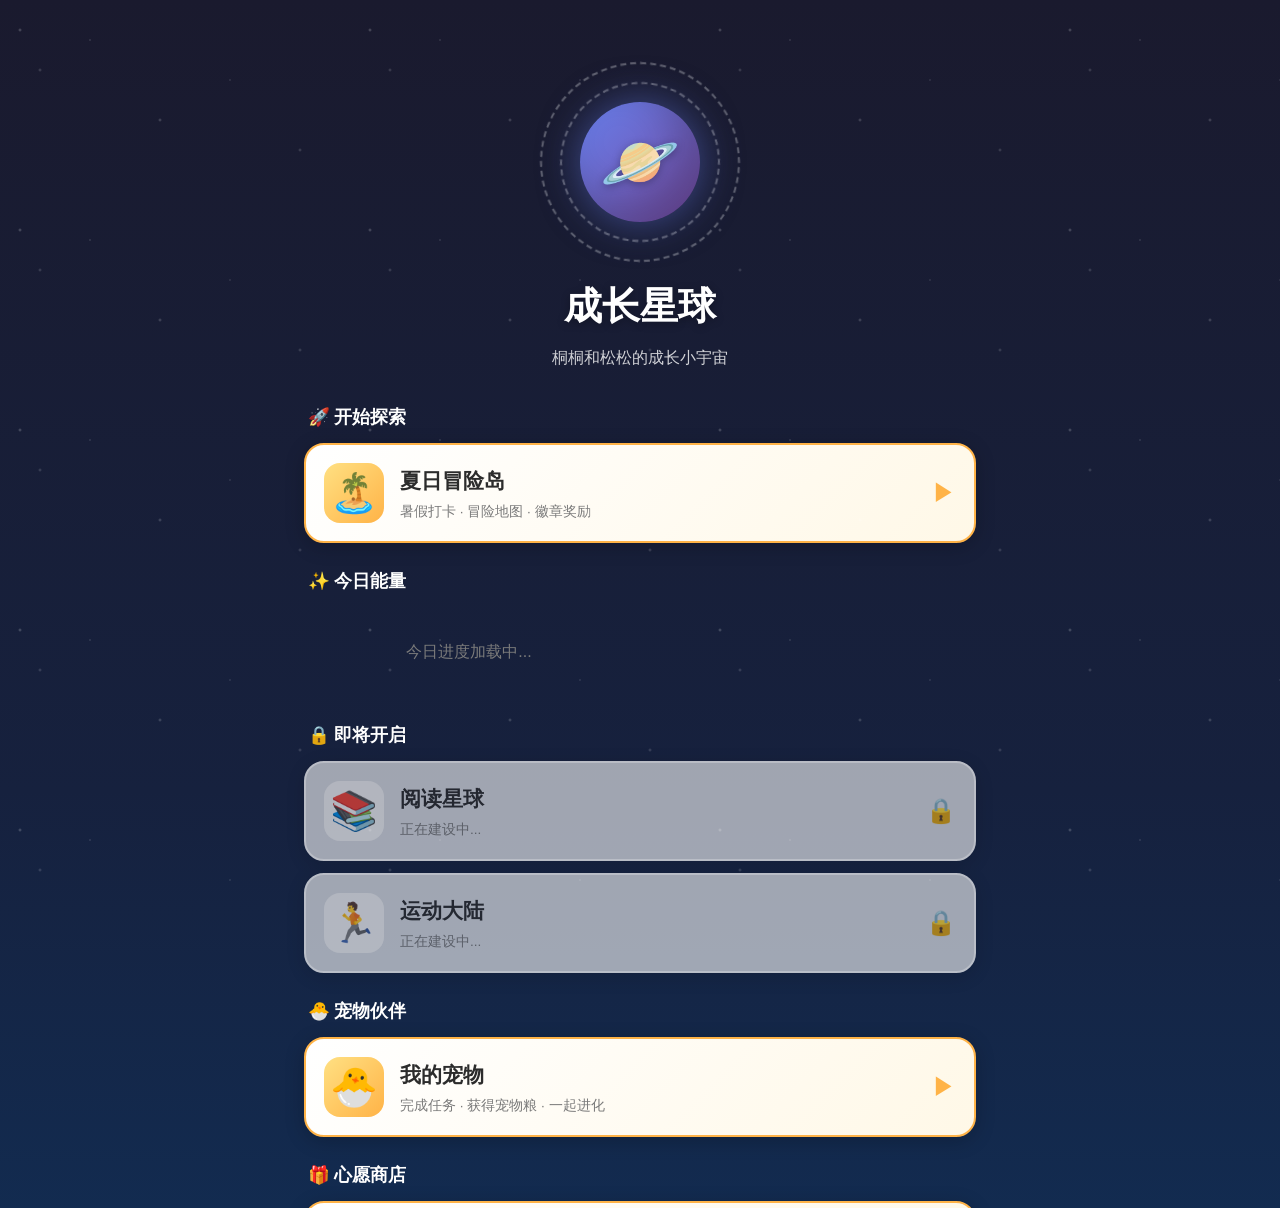
<file: index.html>
<!DOCTYPE html>
<html lang="zh-CN">
<head>
  <meta charset="UTF-8">
  <meta http-equiv="refresh" content="0; url=./summer-checkin/">
  <title>family-growth</title>
</head>
<body>
  <p>正在跳转到 <a href="./summer-checkin/">暑假冒险岛打卡工具</a>...</p>
</body>
</html>
</file>
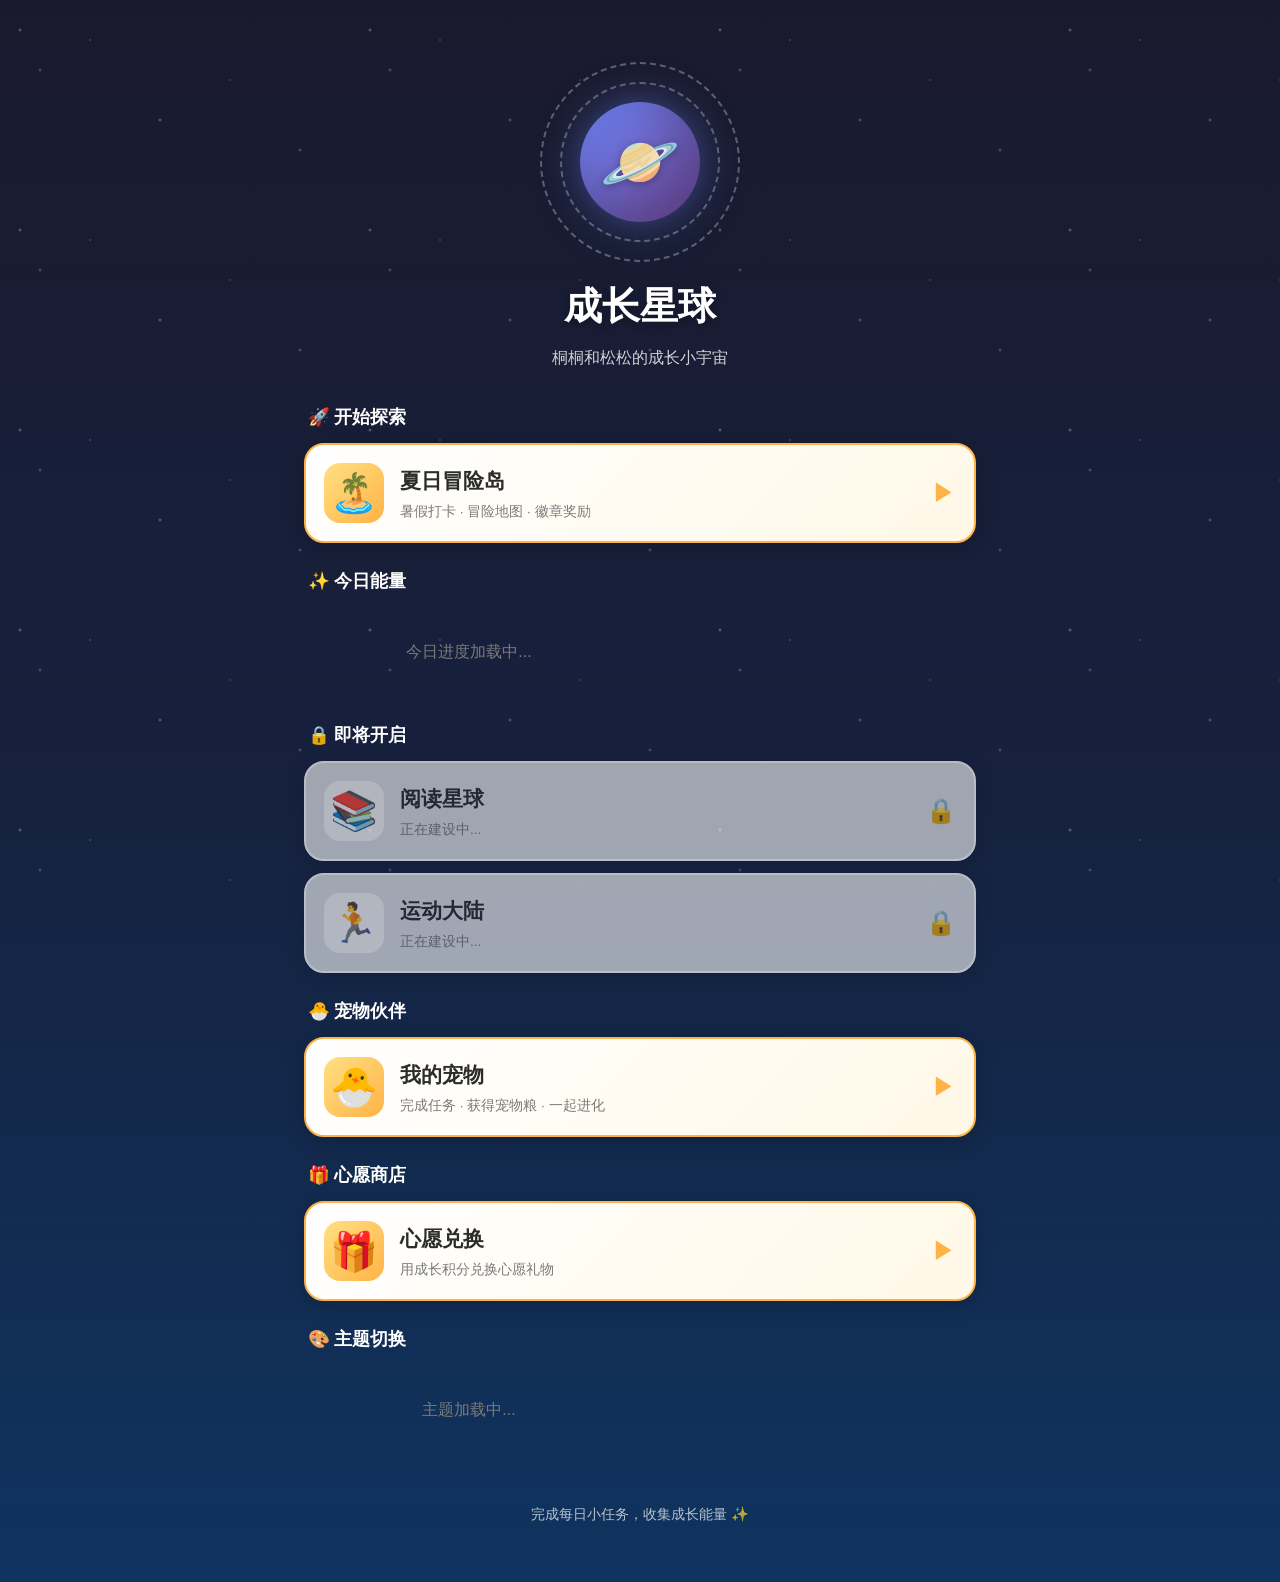
<file: summer-checkin/index.html>
<!DOCTYPE html>
<html lang="zh-CN">
<head>
  <meta charset="UTF-8">
  <meta name="viewport" content="width=device-width, initial-scale=1.0, maximum-scale=1.0, user-scalable=no">
  <meta name="theme-color" content="#6B5B95">
  <title>成长星球</title>
  <script>
    (function() {
      const theme = localStorage.getItem('growthPlanetTheme') || 'theme-default';
      document.documentElement.className = theme;
    })();
  </script>
  <link rel="manifest" href="manifest.json">
  <link rel="stylesheet" href="css/base.css">
  <link rel="stylesheet" href="css/components.css">
  <link rel="stylesheet" href="css/themes.css">
  <link rel="stylesheet" href="css/portal.css">
  <link rel="stylesheet" href="css/theme-switcher.css">
  <link rel="apple-touch-icon" href="assets/icons/icon-192x192.png">
</head>
<body class="portal-page">
  <div class="stars"></div>
  <div class="app-container">
    <div class="portal-hero">
      <div class="planet-ring">
        <div class="planet">
          <span class="planet-emoji">🪐</span>
        </div>
        <div class="orbit orbit-1"></div>
        <div class="orbit orbit-2"></div>
      </div>
      <h1 class="portal-title">成长星球</h1>
      <p class="portal-subtitle">桐桐和松松的成长小宇宙</p>
    </div>

    <div class="portal-section">
      <h2 class="portal-section-title">🚀 开始探索</h2>
      <a href="island.html" class="module-card active">
        <div class="module-icon">🏝️</div>
        <div class="module-info">
          <div class="module-name">夏日冒险岛</div>
          <div class="module-desc">暑假打卡 · 冒险地图 · 徽章奖励</div>
        </div>
        <div class="module-arrow">▶</div>
      </a>
    </div>

    <div class="portal-section" id="today-snapshot">
      <h2 class="portal-section-title">✨ 今日能量</h2>
      <div class="snapshot-grid">
        <div class="empty-state" style="padding: 16px;">
          <p>今日进度加载中...</p>
        </div>
      </div>
    </div>

    <div class="portal-section">
      <h2 class="portal-section-title">🔒 即将开启</h2>
      <div class="module-card locked">
        <div class="module-icon">📚</div>
        <div class="module-info">
          <div class="module-name">阅读星球</div>
          <div class="module-desc">正在建设中...</div>
        </div>
        <div class="module-lock">🔒</div>
      </div>
      <div class="module-card locked">
        <div class="module-icon">🏃</div>
        <div class="module-info">
          <div class="module-name">运动大陆</div>
          <div class="module-desc">正在建设中...</div>
        </div>
        <div class="module-lock">🔒</div>
      </div>
    </div>

    <div class="portal-section">
      <h2 class="portal-section-title">🐣 宠物伙伴</h2>
      <a href="pet.html" class="module-card active">
        <div class="module-icon">🐣</div>
        <div class="module-info">
          <div class="module-name">我的宠物</div>
          <div class="module-desc">完成任务 · 获得宠物粮 · 一起进化</div>
        </div>
        <div class="module-arrow">▶</div>
      </a>
    </div>

    <div class="portal-section">
      <h2 class="portal-section-title">🎁 心愿商店</h2>
      <a href="rewards.html" class="module-card active">
        <div class="module-icon">🎁</div>
        <div class="module-info">
          <div class="module-name">心愿兑换</div>
          <div class="module-desc">用成长积分兑换心愿礼物</div>
        </div>
        <div class="module-arrow">▶</div>
      </a>
    </div>

    <div class="portal-section theme-section">
      <h2 class="portal-section-title">🎨 主题切换</h2>
      <div id="theme-selector" class="theme-selector">
        <div class="empty-state" style="padding: 16px;">
          <p>主题加载中...</p>
        </div>
      </div>
    </div>

    <div class="portal-footer">
      <p>完成每日小任务，收集成长能量 ✨</p>
    </div>
  </div>

  <script src="js/data.js"></script>
  <script src="js/storage.js"></script>
  <script src="js/app.js"></script>
</body>
</html>
</file>
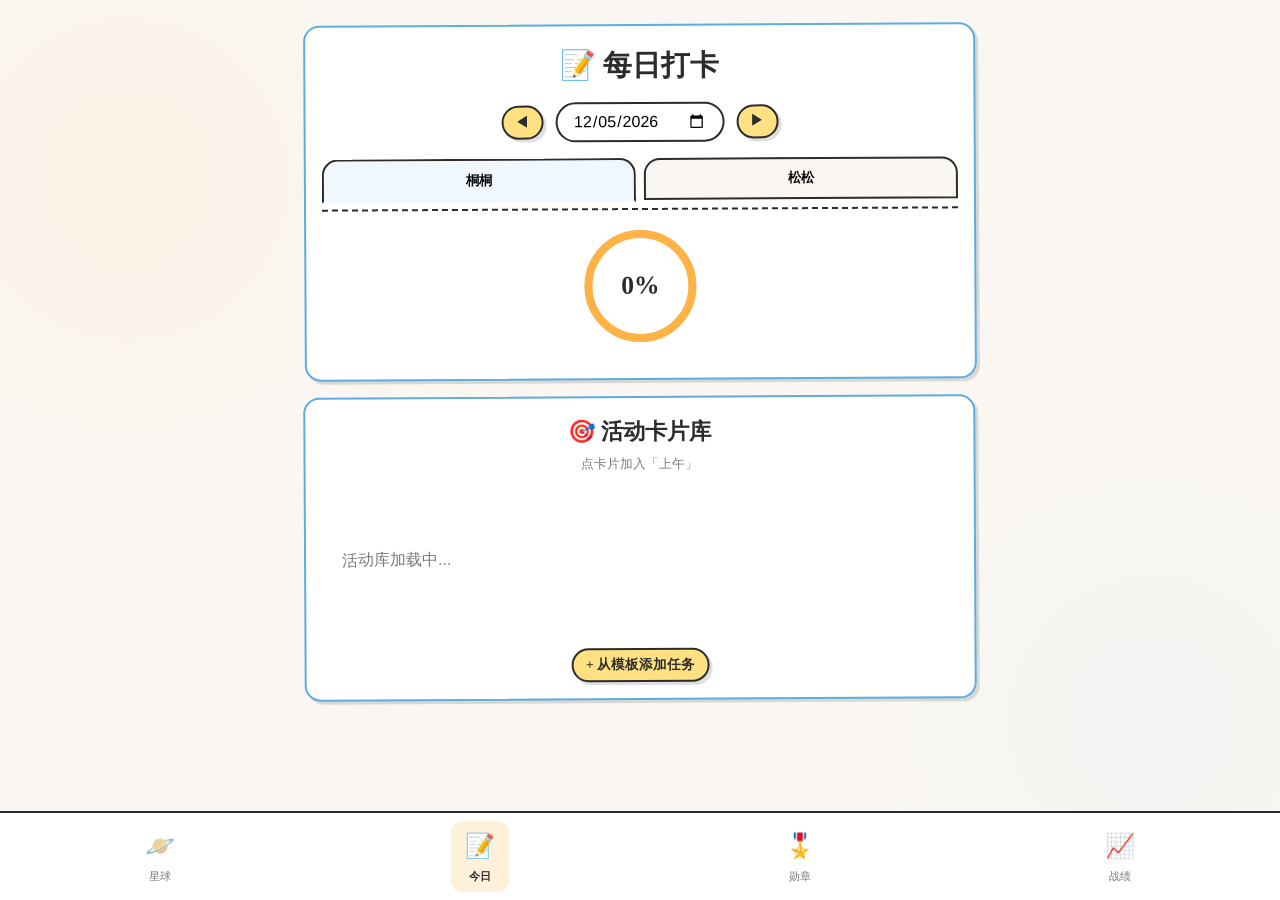
<file: summer-checkin/checkin.html>
<!DOCTYPE html>
<html lang="zh-CN">
<head>
  <meta charset="UTF-8">
  <meta name="viewport" content="width=device-width, initial-scale=1.0, maximum-scale=1.0, user-scalable=no">
  <meta name="theme-color" content="#FFB347">
  <title>每日打卡 · 成长星球</title>
  <script>
    (function() {
      const theme = localStorage.getItem('growthPlanetTheme') || 'theme-default';
      document.documentElement.className = theme;
    })();
  </script>
  <link rel="manifest" href="manifest.json">
  <link rel="stylesheet" href="css/base.css">
  <link rel="stylesheet" href="css/components.css">
  <link rel="stylesheet" href="css/themes.css">
  <link rel="stylesheet" href="css/theme-switcher.css">
  <link rel="apple-touch-icon" href="assets/icons/icon-192x192.png">
</head>
<body class="theme-tongtong">
  <div class="app-container page-content">
    <div class="paper-card">
      <h1 class="text-center">📝 每日打卡</h1>

      <div class="date-picker">
        <button class="btn btn-small" id="prev-date">◀</button>
        <input type="date" id="checkin-date">
        <button class="btn btn-small" id="next-date">▶</button>
      </div>

      <div class="tabs">
        <button class="tab active" data-child="tongtong">桐桐</button>
        <button class="tab" data-child="songsong">松松</button>
      </div>

      <div class="progress-ring">
        <svg width="120" height="120">
          <circle class="progress-ring-bg" cx="60" cy="60" r="52"></circle>
          <circle class="progress-ring-fill" cx="60" cy="60" r="52"></circle>
        </svg>
        <div class="progress-text">0%</div>
      </div>
    </div>

    <div id="plan-container">
      <!-- 时段计划卡片由 JS 渲染 -->
    </div>

    <div class="paper-card activity-library-card">
      <div class="section-header">
        <h2 class="text-center">🎯 活动卡片库</h2>
        <p class="text-center hint">
          点卡片加入「<span id="selected-period-label">上午</span>」
        </p>
      </div>
      <div id="activity-library" class="activity-library">
        <div class="empty-state">
          <p>活动库加载中...</p>
        </div>
      </div>
      <div class="text-center mt-2">
        <button type="button" class="btn btn-small" id="open-template">+ 从模板添加任务</button>
      </div>
    </div>
  </div>

  <div id="guess-modal" class="modal-overlay hidden">
    <div class="modal-content">
      <h3 class="guess-modal-title">你觉得要多久？</h3>
      <p class="guess-modal-subtitle">先猜一猜，做完再看准不准</p>
      <div class="time-presets"></div>
      <input type="number" id="guess-minutes-input" class="modal-input" placeholder="自定义分钟数" min="0">
      <div class="modal-actions">
        <button type="button" class="btn" id="cancel-guess">取消</button>
        <button type="button" class="btn btn-primary" id="confirm-guess">确定</button>
      </div>
    </div>
  </div>

  <div id="time-modal" class="modal-overlay hidden">
    <div class="modal-content">
      <h3 class="time-modal-title">实际用了多久？</h3>
      <p class="time-modal-estimate"></p>
      <div class="time-presets"></div>
      <input type="number" id="actual-minutes-input" class="modal-input" placeholder="自定义分钟数" min="0">
      <div class="modal-actions">
        <button type="button" class="btn" id="uncomplete-task">取消完成</button>
        <button type="button" class="btn" id="cancel-time">取消</button>
        <button type="button" class="btn btn-secondary" id="skip-time">按预估</button>
        <button type="button" class="btn btn-primary" id="confirm-time">完成打卡</button>
      </div>
    </div>
  </div>

  <div id="template-modal" class="modal-overlay hidden">
    <div class="modal-content">
      <h3 class="text-center">从模板添加任务</h3>
      <p class="text-center" style="font-size: 0.8rem; color: var(--muted-color);">选一个分类，点击任务加入当前孩子的任务库</p>
      <div id="template-categories" class="template-categories"></div>
      <div id="template-items" class="template-items"></div>
      <div class="modal-actions">
        <button type="button" class="btn" id="close-template">关闭</button>
      </div>
    </div>
  </div>

  <nav class="nav-bar">
    <a href="index.html">
      <span class="nav-icon">🪐</span>
      <span>星球</span>
    </a>
    <a href="checkin.html" class="active">
      <span class="nav-icon">📝</span>
      <span>今日</span>
    </a>
    <a href="badges.html">
      <span class="nav-icon">🎖️</span>
      <span>勋章</span>
    </a>
    <a href="stats.html">
      <span class="nav-icon">📈</span>
      <span>战绩</span>
    </a>
  </nav>

  <script src="js/data.js"></script>
  <script src="js/storage.js"></script>
  <script src="js/app.js"></script>
  <script src="js/checkin.js"></script>
  <script>
    document.addEventListener('DOMContentLoaded', () => {
      const urlParams = new URLSearchParams(window.location.search);
      const childFromUrl = urlParams.get('child');
      const dateInput = document.getElementById('checkin-date');

      document.querySelectorAll('.tab').forEach((tab) => {
        tab.classList.remove('active');
        if (tab.dataset.child === (childFromUrl || 'tongtong')) {
          tab.classList.add('active');
        }
      });

      dateInput.value = getToday();

      document.getElementById('prev-date').addEventListener('click', () => {
        const d = new Date(dateInput.value);
        d.setDate(d.getDate() - 1);
        dateInput.value = formatDate(d);
        dateInput.dispatchEvent(new Event('change'));
      });

      document.getElementById('next-date').addEventListener('click', () => {
        const d = new Date(dateInput.value);
        d.setDate(d.getDate() + 1);
        dateInput.value = formatDate(d);
        dateInput.dispatchEvent(new Event('change'));
      });

      renderCheckinPage();

      document.getElementById('confirm-guess').addEventListener('click', confirmGuessModal);
      document.getElementById('cancel-guess').addEventListener('click', closeGuessModal);
      document.getElementById('confirm-time').addEventListener('click', confirmTimeModal);
      document.getElementById('skip-time').addEventListener('click', skipTimeModal);
      document.getElementById('cancel-time').addEventListener('click', closeTimeModal);
      document.getElementById('uncomplete-task').addEventListener('click', uncompleteTask);
      document.getElementById('open-template').addEventListener('click', openTemplateModal);
      document.getElementById('close-template').addEventListener('click', closeTemplateModal);
    });
  </script>
</body>
</html>
</file>
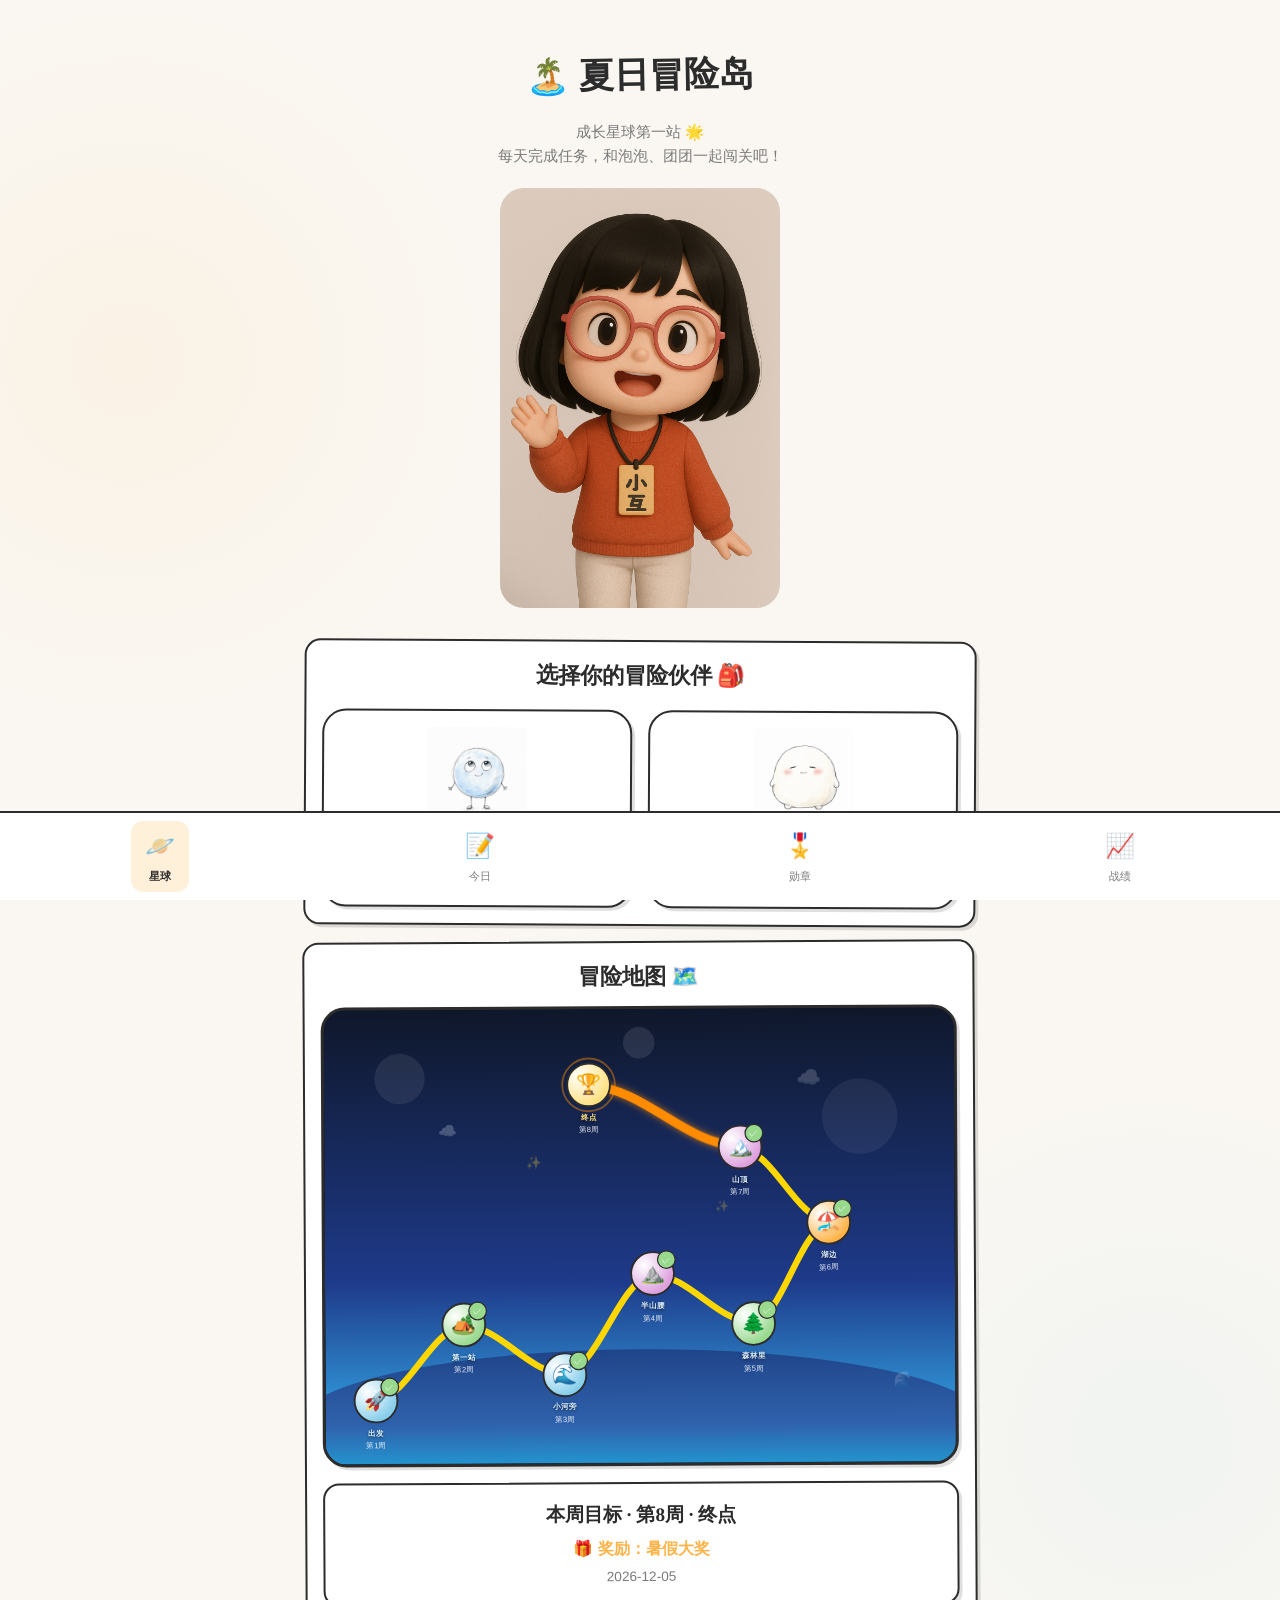
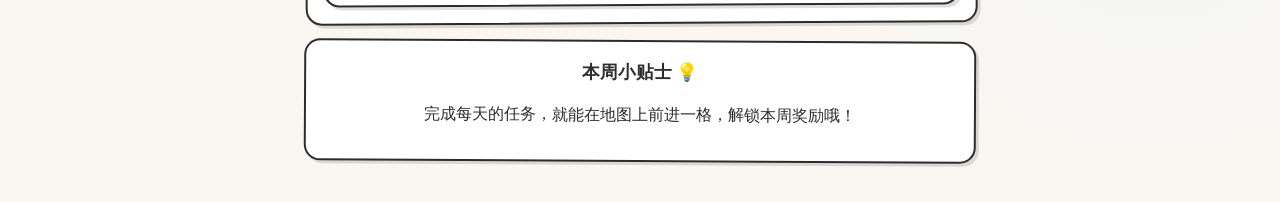
<file: summer-checkin/island.html>
<!DOCTYPE html>
<html lang="zh-CN">
<head>
  <meta charset="UTF-8">
  <meta name="viewport" content="width=device-width, initial-scale=1.0, maximum-scale=1.0, user-scalable=no">
  <meta name="theme-color" content="#FFB347">
  <title>夏日冒险岛 · 成长星球</title>
  <script>
    (function() {
      const theme = localStorage.getItem('growthPlanetTheme') || 'theme-default';
      document.documentElement.className = theme;
    })();
  </script>
  <link rel="manifest" href="manifest.json">
  <link rel="stylesheet" href="css/base.css">
  <link rel="stylesheet" href="css/components.css">
  <link rel="stylesheet" href="css/themes.css">
  <link rel="stylesheet" href="css/map.css">
  <link rel="stylesheet" href="css/theme-switcher.css">
  <link rel="apple-touch-icon" href="assets/icons/icon-192x192.png">
</head>
<body>
  <div class="app-container">
    <div class="hero">
      <h1 class="hero-title">🏝️ 夏日冒险岛</h1>
      <p class="hero-subtitle">成长星球第一站 🌟<br>每天完成任务，和泡泡、团团一起闯关吧！</p>
      <img src="assets/characters/hero.png" alt="夏日冒险岛" class="hero-image" onerror="this.style.display='none'">
    </div>

    <div class="paper-card">
      <h2 class="text-center">选择你的冒险伙伴 🎒</h2>
      <div class="character-select">
        <a href="checkin.html?child=tongtong" class="character-card theme-tongtong">
          <img src="assets/characters/tongtong-bubble.png" alt="桐桐=泡泡">
          <span class="name">桐桐</span>
          <span class="role">泡泡 · 10岁 · 四升五</span>
        </a>
        <a href="checkin.html?child=songsong" class="character-card theme-songsong">
          <img src="assets/characters/songsong-tuantuan.png" alt="松松=团团">
          <span class="name">松松</span>
          <span class="role">团团 · 4岁 · 幼儿园</span>
        </a>
      </div>
    </div>

    <div class="paper-card">
      <h2 class="text-center">冒险地图 🗺️</h2>
      <div id="map-container" class="map-container">
        <div class="empty-state">
          <p>地图加载中...</p>
        </div>
      </div>
      <div id="map-info" class="mt-2 text-center"></div>
    </div>

    <div class="paper-card text-center">
      <h3>本周小贴士 💡</h3>
      <p id="weekly-tip">完成每天的任务，就能在地图上前进一格，解锁本周奖励哦！</p>
    </div>
  </div>

  <nav class="nav-bar">
    <a href="index.html" class="active">
      <span class="nav-icon">🪐</span>
      <span>星球</span>
    </a>
    <a href="checkin.html">
      <span class="nav-icon">📝</span>
      <span>今日</span>
    </a>
    <a href="badges.html">
      <span class="nav-icon">🎖️</span>
      <span>勋章</span>
    </a>
    <a href="stats.html">
      <span class="nav-icon">📈</span>
      <span>战绩</span>
    </a>
  </nav>

  <script src="js/data.js"></script>
  <script src="js/storage.js"></script>
  <script src="js/app.js"></script>
  <script src="js/map.js"></script>
  <script>
    document.addEventListener('DOMContentLoaded', () => {
      renderMapPage();
    });
  </script>
</body>
</html>
</file>
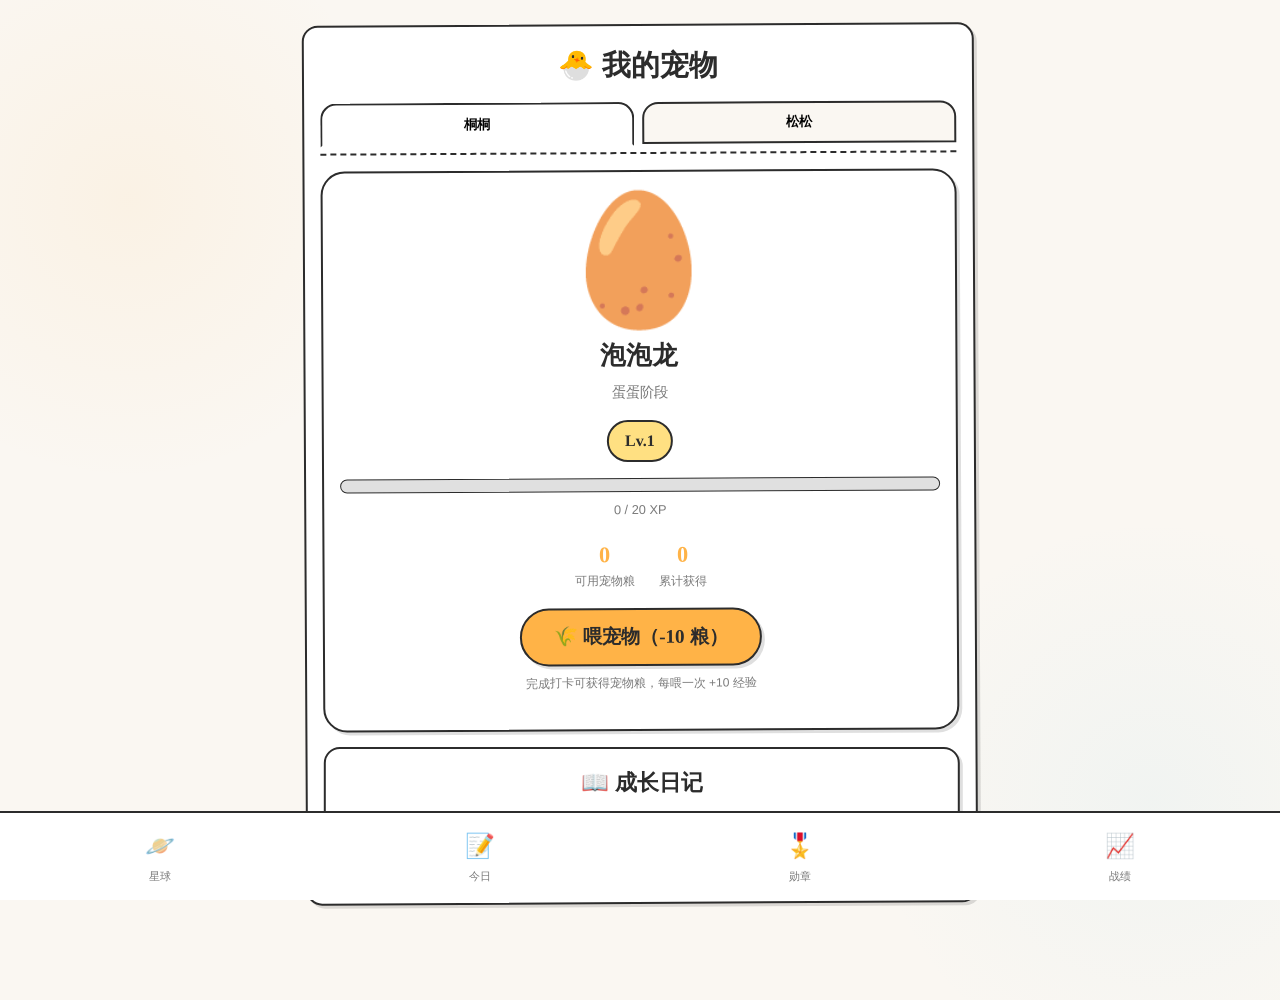
<file: summer-checkin/pet.html>
<!DOCTYPE html>
<html lang="zh-CN">
<head>
  <meta charset="UTF-8">
  <meta name="viewport" content="width=device-width, initial-scale=1.0, maximum-scale=1.0, user-scalable=no">
  <meta name="theme-color" content="#6B5B95">
  <title>我的宠物 · 成长星球</title>
  <script>
    (function() {
      const theme = localStorage.getItem('growthPlanetTheme') || 'theme-default';
      document.documentElement.className = theme;
    })();
  </script>
  <link rel="manifest" href="manifest.json">
  <link rel="stylesheet" href="css/base.css">
  <link rel="stylesheet" href="css/components.css">
  <link rel="stylesheet" href="css/themes.css">
  <link rel="stylesheet" href="css/theme-switcher.css">
  <link rel="apple-touch-icon" href="assets/icons/icon-192x192.png">
  <style>
    .pet-page {
      text-align: center;
    }
    .pet-container {
      background: var(--paper-color);
      border: 2px solid var(--border-color);
      border-radius: var(--radius-lg);
      padding: 24px 16px;
      margin-bottom: 16px;
      box-shadow: var(--shadow);
    }
    .pet-emoji {
      font-size: 8rem;
      line-height: 1;
      margin-bottom: 12px;
      display: inline-block;
      animation: float 3s ease-in-out infinite;
    }
    @keyframes float {
      0%, 100% { transform: translateY(0); }
      50% { transform: translateY(-12px); }
    }
    .pet-name {
      font-family: var(--font-hand);
      font-size: 1.6rem;
      font-weight: bold;
      margin-bottom: 4px;
    }
    .pet-stage {
      color: var(--muted-color);
      font-size: 0.9rem;
      margin-bottom: 16px;
    }
    .level-badge {
      display: inline-block;
      background: var(--accent-yellow);
      border: 2px solid var(--border-color);
      border-radius: 50px;
      padding: 6px 16px;
      font-family: var(--font-hand);
      font-weight: bold;
      margin-bottom: 16px;
    }
    .xp-bar {
      width: 100%;
      height: 14px;
      background: #E0E0E0;
      border-radius: 7px;
      overflow: hidden;
      margin-bottom: 8px;
      border: 1px solid var(--border-color);
    }
    .xp-fill {
      height: 100%;
      background: linear-gradient(90deg, var(--accent-green), #66BB6A);
      border-radius: 7px;
      transition: width 0.5s ease;
    }
    .xp-text {
      font-size: 0.8rem;
      color: var(--muted-color);
      margin-bottom: 16px;
    }
    .pet-stats {
      display: flex;
      justify-content: center;
      gap: 24px;
      margin-bottom: 16px;
    }
    .pet-stat {
      display: flex;
      flex-direction: column;
      align-items: center;
    }
    .pet-stat-value {
      font-family: var(--font-hand);
      font-size: 1.4rem;
      font-weight: bold;
      color: var(--accent-orange);
    }
    .pet-stat-label {
      font-size: 0.75rem;
      color: var(--muted-color);
    }
    .feed-btn {
      font-size: 1.2rem;
      padding: 14px 32px;
    }
    .feed-btn:disabled {
      opacity: 0.5;
      cursor: not-allowed;
    }
    .level-up-overlay {
      position: fixed;
      top: 0;
      left: 0;
      right: 0;
      bottom: 0;
      background: rgba(0,0,0,0.6);
      display: flex;
      align-items: center;
      justify-content: center;
      z-index: 1000;
      animation: fade-in 0.3s ease;
    }
    .level-up-content {
      background: var(--paper-color);
      border: 3px solid var(--border-color);
      border-radius: var(--radius-lg);
      padding: 32px;
      text-align: center;
      max-width: 300px;
      width: 90%;
      box-shadow: var(--shadow);
      animation: pop-in 0.4s ease;
    }
    .level-up-emoji {
      font-size: 5rem;
      margin-bottom: 12px;
    }
    .growth-log {
      text-align: left;
    }
    .growth-log-item {
      padding: 8px 0;
      border-bottom: 1px dashed var(--border-color);
      font-size: 0.9rem;
    }
  </style>
</head>
<body class="pet-page">
  <div class="app-container page-content">
    <div class="paper-card">
      <h1 class="text-center">🐣 我的宠物</h1>

      <div class="tabs">
        <button class="tab active" data-child="tongtong">桐桐</button>
        <button class="tab" data-child="songsong">松松</button>
      </div>

      <div class="pet-container">
        <div id="pet-emoji" class="pet-emoji">🥚</div>
        <div id="pet-name" class="pet-name">泡泡龙</div>
        <div id="pet-stage" class="pet-stage">蛋蛋阶段</div>
        <div id="level-badge" class="level-badge">Lv.1</div>

        <div class="xp-bar">
          <div id="xp-fill" class="xp-fill" style="width: 0%"></div>
        </div>
        <div id="xp-text" class="xp-text">0 / 20 XP</div>

        <div class="pet-stats">
          <div class="pet-stat">
            <div id="food-value" class="pet-stat-value">0</div>
            <div class="pet-stat-label">可用宠物粮</div>
          </div>
          <div class="pet-stat">
            <div id="total-food-value" class="pet-stat-value">0</div>
            <div class="pet-stat-label">累计获得</div>
          </div>
        </div>

        <button id="feed-btn" class="btn btn-primary feed-btn" onclick="handleFeed()">
          🌾 喂宠物（-10 粮）
        </button>
        <p class="text-center mt-1" style="font-size: 0.75rem; color: var(--muted-color);">完成打卡可获得宠物粮，每喂一次 +10 经验</p>
      </div>

      <div class="paper-card growth-log">
        <h2 class="text-center">📖 成长日记</h2>
        <div id="growth-log">
          <div class="growth-log-item">还没有成长记录，快去喂宠物吧~</div>
        </div>
      </div>
    </div>
  </div>

  <nav class="nav-bar">
    <a href="index.html">
      <span class="nav-icon">🪐</span>
      <span>星球</span>
    </a>
    <a href="checkin.html">
      <span class="nav-icon">📝</span>
      <span>今日</span>
    </a>
    <a href="badges.html">
      <span class="nav-icon">🎖️</span>
      <span>勋章</span>
    </a>
    <a href="stats.html">
      <span class="nav-icon">📈</span>
      <span>战绩</span>
    </a>
  </nav>

  <script src="js/data.js"></script>
  <script src="js/storage.js"></script>
  <script src="js/app.js"></script>
  <script src="js/pet.js"></script>
  <script>
    document.addEventListener('DOMContentLoaded', () => {
      renderPetPage();

      document.querySelectorAll('.tab').forEach((tab) => {
        tab.addEventListener('click', () => {
          document.querySelectorAll('.tab').forEach((t) => t.classList.remove('active'));
          tab.classList.add('active');
          renderPetPage();
        });
      });
    });
  </script>
</body>
</html>
</file>
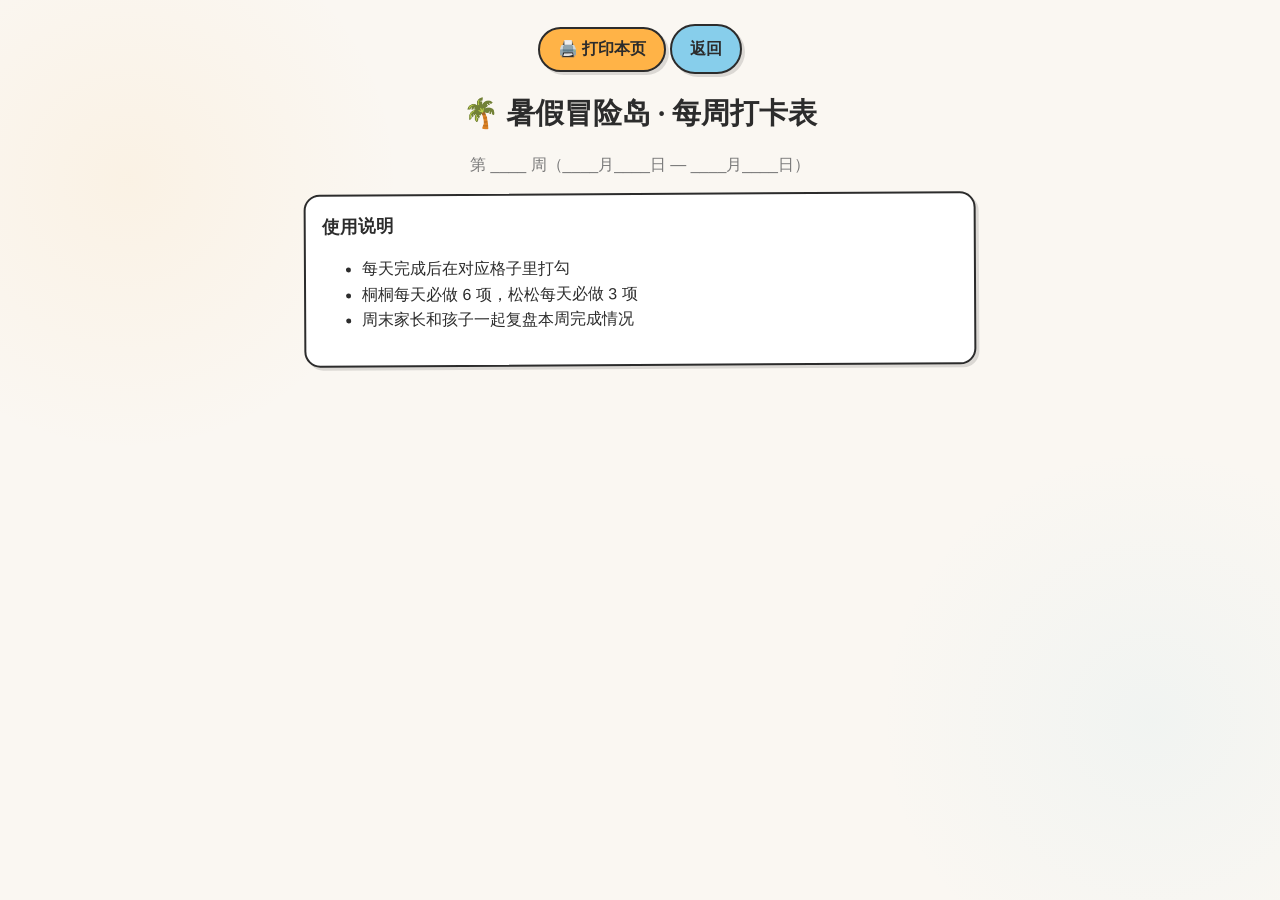
<file: summer-checkin/print.html>
<!DOCTYPE html>
<html lang="zh-CN">
<head>
  <meta charset="UTF-8">
  <meta name="viewport" content="width=device-width, initial-scale=1.0">
  <title>打印每周打卡表 · 成长星球</title>
  <script>
    (function() {
      const theme = localStorage.getItem('growthPlanetTheme') || 'theme-default';
      document.documentElement.className = theme;
    })();
  </script>
  <link rel="stylesheet" href="css/base.css">
  <link rel="stylesheet" href="css/components.css">
  <link rel="stylesheet" href="css/themes.css">
  <link rel="stylesheet" href="css/theme-switcher.css">
  <link rel="stylesheet" href="css/print.css">
</head>
<body>
  <div class="app-container">
    <div class="no-print" style="margin-bottom: 16px; text-align: center;">
      <button class="btn btn-primary" onclick="window.print()">🖨️ 打印本页</button>
      <a href="stats.html" class="btn btn-secondary">返回</a>
    </div>

    <h1 class="text-center">🌴 暑假冒险岛 · 每周打卡表</h1>
    <p class="text-center" style="color: var(--muted-color);">第 <span id="print-week">____</span> 周（____月____日 — ____月____日）</p>

    <div id="print-tables">
      <!-- Tables will be generated by JS -->
    </div>

    <div class="paper-card no-print">
      <h3>使用说明</h3>
      <ul>
        <li>每天完成后在对应格子里打勾</li>
        <li>桐桐每天必做 6 项，松松每天必做 3 项</li>
        <li>周末家长和孩子一起复盘本周完成情况</li>
      </ul>
    </div>
  </div>

  <script src="js/data.js"></script>
  <script src="js/storage.js"></script>
  <script src="js/app.js"></script>
  <script>
    function generateWeeklyTable(childId) {
      const child = CHILDREN[childId];
      const tasks = TASKS[childId];
      const weekdays = ['周一', '周二', '周三', '周四', '周五', '周六', '周日'];

      let html = `
        <h2>${child.name} · ${child.character} ${child.characterDesc}</h2>
        <table class="print-weekly-table">
          <thead>
            <tr>
              <th>任务</th>
              ${weekdays.map((d) => `<th>${d}</th>`).join('')}
            </tr>
          </thead>
          <tbody>
      `;

      tasks.forEach((task) => {
        html += `
          <tr>
            <td>${task.icon} ${task.text}</td>
            ${weekdays.map(() => `
              <td>
                <div class="print-task-row">
                  <span class="print-check"></span>
                </div>
              </td>
            `).join('')}
          </tr>
        `;
      });

      html += '</tbody></table>';
      return html;
    }

    document.addEventListener('DOMContentLoaded', () => {
      const container = document.getElementById('print-tables');
      container.innerHTML = generateWeeklyTable('tongtong') + '<div class="page-break"></div>' + generateWeeklyTable('songsong');
    });
  </script>
</body>
</html>
</file>
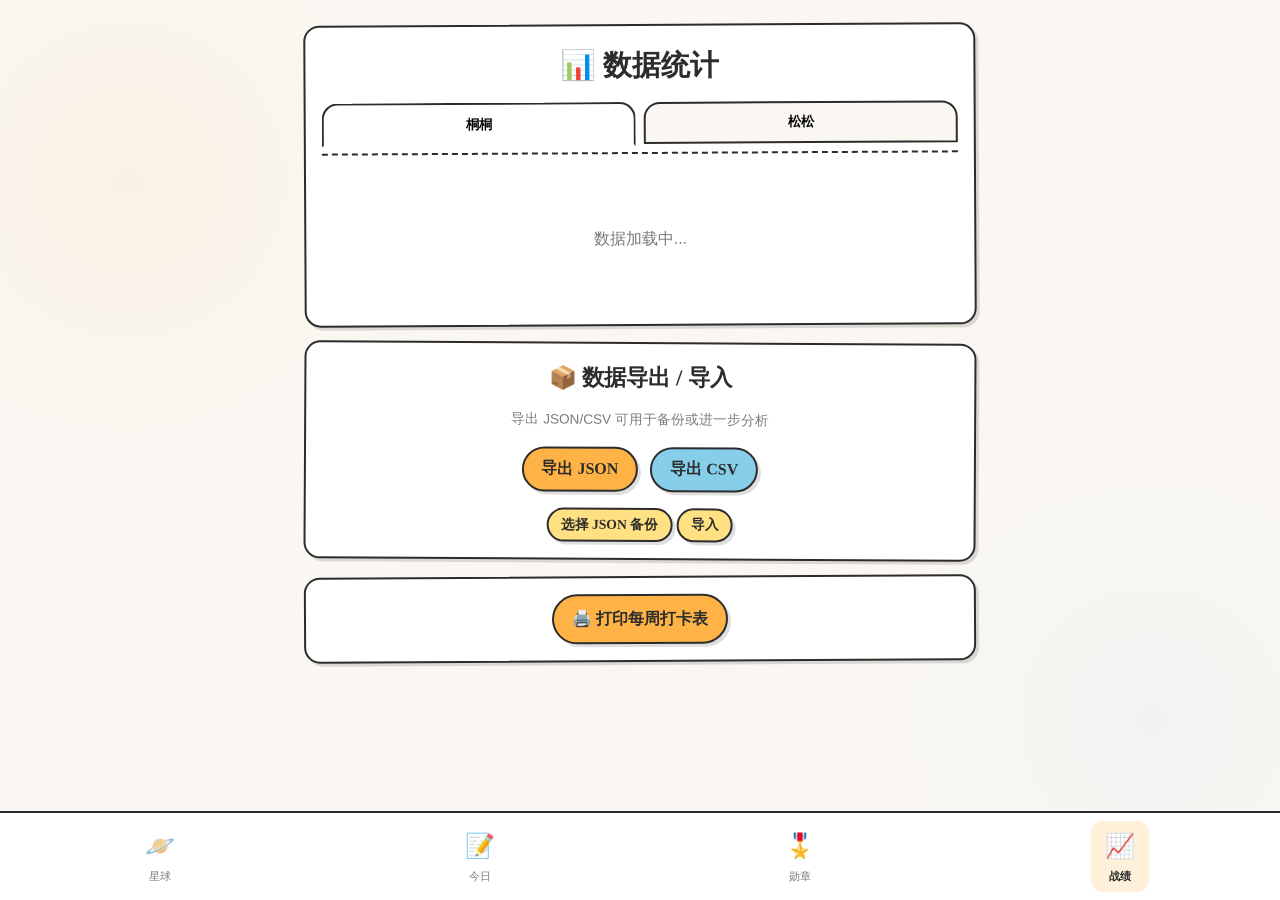
<file: summer-checkin/stats.html>
<!DOCTYPE html>
<html lang="zh-CN">
<head>
  <meta charset="UTF-8">
  <meta name="viewport" content="width=device-width, initial-scale=1.0, maximum-scale=1.0, user-scalable=no">
  <meta name="theme-color" content="#FFB347">
  <title>数据统计 · 成长星球</title>
  <script>
    (function() {
      const theme = localStorage.getItem('growthPlanetTheme') || 'theme-default';
      document.documentElement.className = theme;
    })();
  </script>
  <link rel="manifest" href="manifest.json">
  <link rel="stylesheet" href="css/base.css">
  <link rel="stylesheet" href="css/components.css">
  <link rel="stylesheet" href="css/themes.css">
  <link rel="stylesheet" href="css/theme-switcher.css">
  <link rel="apple-touch-icon" href="assets/icons/icon-192x192.png">
</head>
<body>
  <div class="app-container page-content">
    <div class="paper-card">
      <h1 class="text-center">📊 数据统计</h1>

      <div class="tabs">
        <button class="tab active" id="stats-child-select" data-value="tongtong" onclick="switchStatsChild('tongtong')">桐桐</button>
        <button class="tab" onclick="switchStatsChild('songsong')">松松</button>
      </div>

      <div id="stats-container">
        <div class="empty-state">
          <p>数据加载中...</p>
        </div>
      </div>
    </div>

    <div class="paper-card">
      <h2 class="text-center">📦 数据导出 / 导入</h2>
      <p class="text-center" style="font-size: 0.85rem; color: var(--muted-color);">导出 JSON/CSV 可用于备份或进一步分析</p>
      <div class="export-buttons">
        <button class="btn btn-primary" id="export-json">导出 JSON</button>
        <button class="btn btn-secondary" id="export-csv">导出 CSV</button>
      </div>
      <div class="mt-2 text-center">
        <input type="file" id="import-file" accept=".json" style="display: none;">
        <button class="btn btn-small" onclick="document.getElementById('import-file').click()">选择 JSON 备份</button>
        <button class="btn btn-small" id="import-json">导入</button>
      </div>
    </div>

    <div class="paper-card text-center">
      <a href="print.html" class="btn btn-primary">🖨️ 打印每周打卡表</a>
    </div>
  </div>

  <nav class="nav-bar">
    <a href="index.html">
      <span class="nav-icon">🪐</span>
      <span>星球</span>
    </a>
    <a href="checkin.html">
      <span class="nav-icon">📝</span>
      <span>今日</span>
    </a>
    <a href="badges.html">
      <span class="nav-icon">🎖️</span>
      <span>勋章</span>
    </a>
    <a href="stats.html" class="active">
      <span class="nav-icon">📈</span>
      <span>战绩</span>
    </a>
  </nav>

  <script src="js/data.js"></script>
  <script src="js/storage.js"></script>
  <script src="js/app.js"></script>
  <script src="js/stats.js"></script>
  <script>
    let currentStatsChild = 'tongtong';

    function switchStatsChild(childId) {
      currentStatsChild = childId;
      document.querySelectorAll('.tab').forEach((tab, index) => {
        tab.classList.toggle('active', (childId === 'tongtong' && index === 0) || (childId === 'songsong' && index === 1));
      });
      const records = getRecords();
      renderStatsForChild(childId, records, document.getElementById('stats-container'));
    }

    document.addEventListener('DOMContentLoaded', () => {
      renderStatsPage();
    });
  </script>
</body>
</html>
</file>
<file: summer-checkin/css/base.css>
:root {
  --bg-color: #FAF7F2;
  --paper-color: #FFFFFF;
  --ink-color: #2C2C2C;
  --muted-color: #7A7A7A;
  --accent-orange: #FFB347;
  --accent-blue: #87CEEB;
  --accent-purple: #DDA0DD;
  --accent-green: #98D98E;
  --accent-red: #FF8A80;
  --accent-yellow: #FFE082;
  --border-color: #2C2C2C;
  --shadow: 3px 3px 0px rgba(44, 44, 44, 0.15);
  --radius: 16px;
  --radius-lg: 24px;
  --font-hand: "Comic Sans MS", "Chalkboard SE", "Ma Shan Zheng", "ZCOOL KuaiLe", cursive;
  --font-body: -apple-system, BlinkMacSystemFont, "Segoe UI", "PingFang SC", "Hiragino Sans GB", "Microsoft YaHei", sans-serif;
}

* {
  box-sizing: border-box;
}

html, body {
  margin: 0;
  padding: 0;
  min-height: 100vh;
}

body {
  font-family: var(--font-body);
  background-color: var(--bg-color);
  color: var(--ink-color);
  line-height: 1.6;
  background-image:
    radial-gradient(circle at 10% 20%, rgba(255, 179, 71, 0.08) 0%, transparent 20%),
    radial-gradient(circle at 90% 80%, rgba(135, 206, 235, 0.08) 0%, transparent 20%);
}

h1, h2, h3, h4, h5, h6 {
  font-family: var(--font-hand);
  margin: 0 0 0.5em 0;
  color: var(--ink-color);
}

h1 { font-size: 1.8rem; }
h2 { font-size: 1.4rem; }
h3 { font-size: 1.1rem; }

a {
  color: var(--ink-color);
  text-decoration: none;
}

img {
  max-width: 100%;
  height: auto;
}

.app-container {
  max-width: 480px;
  margin: 0 auto;
  padding: 16px;
  min-height: 100vh;
}

@media (min-width: 768px) {
  .app-container {
    max-width: 720px;
    padding: 24px;
  }
}

.paper-card {
  background: var(--paper-color);
  border: 2px solid var(--border-color);
  border-radius: var(--radius);
  box-shadow: var(--shadow);
  padding: 16px;
  margin-bottom: 16px;
  transform: rotate(-0.3deg);
}

.paper-card:nth-child(even) {
  transform: rotate(0.3deg);
}

.btn {
  display: inline-flex;
  align-items: center;
  justify-content: center;
  gap: 6px;
  padding: 10px 18px;
  border: 2px solid var(--border-color);
  border-radius: 50px;
  background: var(--accent-yellow);
  color: var(--ink-color);
  font-family: var(--font-hand);
  font-size: 1rem;
  font-weight: bold;
  cursor: pointer;
  box-shadow: var(--shadow);
  transition: transform 0.1s, box-shadow 0.1s;
}

.btn:active {
  transform: translate(2px, 2px);
  box-shadow: 1px 1px 0px rgba(44, 44, 44, 0.15);
}

.btn-primary {
  background: var(--accent-orange);
}

.btn-secondary {
  background: var(--accent-blue);
}

.btn-small {
  padding: 6px 12px;
  font-size: 0.85rem;
}

.nav-bar {
  display: flex;
  justify-content: space-around;
  align-items: center;
  position: fixed;
  bottom: 0;
  left: 0;
  right: 0;
  background: var(--paper-color);
  border-top: 2px solid var(--border-color);
  padding: 8px 0;
  z-index: 100;
}

.nav-bar a {
  display: flex;
  flex-direction: column;
  align-items: center;
  gap: 3px;
  font-size: 0.7rem;
  color: var(--muted-color);
  padding: 6px 14px;
  border-radius: 12px;
  transition: all 0.2s;
}

.nav-bar a.active {
  color: var(--ink-color);
  font-weight: bold;
  background: rgba(255, 179, 71, 0.2);
}

.nav-bar .nav-icon {
  font-size: 1.5rem;
}

.page-content {
  padding-bottom: 80px;
}

.hidden {
  display: none !important;
}

.text-center {
  text-align: center;
}

.mb-1 { margin-bottom: 8px; }
.mb-2 { margin-bottom: 16px; }
.mb-3 { margin-bottom: 24px; }

.mt-1 { margin-top: 8px; }
.mt-2 { margin-top: 16px; }
.mt-3 { margin-top: 24px; }
</file>
<file: summer-checkin/css/components.css>
.hero {
  text-align: center;
  padding: 24px 16px;
}

.hero-title {
  font-size: 2.2rem;
  margin-bottom: 8px;
  transform: rotate(-1deg);
}

.hero-subtitle {
  color: var(--muted-color);
  font-size: 0.95rem;
  margin-bottom: 20px;
}

.hero-image {
  max-width: 280px;
  margin: 0 auto;
  border-radius: var(--radius-lg);
}

.character-select {
  display: grid;
  grid-template-columns: 1fr 1fr;
  gap: 16px;
  margin-top: 16px;
}

.character-card {
  display: flex;
  flex-direction: column;
  align-items: center;
  padding: 16px;
  border: 2px solid var(--border-color);
  border-radius: var(--radius-lg);
  background: var(--paper-color);
  box-shadow: var(--shadow);
  cursor: pointer;
  transition: transform 0.15s;
}

.character-card:hover {
  transform: translateY(-4px) rotate(-1deg);
}

.character-card img {
  width: 100px;
  height: 100px;
  object-fit: contain;
  margin-bottom: 8px;
}

.character-card .name {
  font-family: var(--font-hand);
  font-size: 1.3rem;
  font-weight: bold;
}

.character-card .role {
  font-size: 0.8rem;
  color: var(--muted-color);
}

.date-picker {
  display: flex;
  align-items: center;
  justify-content: center;
  gap: 12px;
  margin-bottom: 16px;
}

.date-picker input[type="date"] {
  border: 2px solid var(--border-color);
  border-radius: 50px;
  padding: 8px 16px;
  font-family: var(--font-body);
  font-size: 1rem;
  background: var(--paper-color);
}

.tabs {
  display: flex;
  gap: 8px;
  margin-bottom: 16px;
  border-bottom: 2px dashed var(--border-color);
  padding-bottom: 8px;
}

.tab {
  flex: 1;
  padding: 10px;
  border: 2px solid var(--border-color);
  border-radius: var(--radius) var(--radius) 0 0;
  background: var(--bg-color);
  font-family: var(--font-hand);
  font-weight: bold;
  cursor: pointer;
  text-align: center;
}

.tab.active {
  background: var(--paper-color);
  border-bottom: 2px solid var(--paper-color);
  margin-bottom: -2px;
}

.task-list {
  display: flex;
  flex-direction: column;
  gap: 10px;
}

.task-item {
  display: flex;
  align-items: center;
  gap: 12px;
  padding: 12px;
  border: 2px solid var(--border-color);
  border-radius: var(--radius);
  background: var(--paper-color);
  cursor: pointer;
  transition: all 0.2s;
}

.task-item:hover {
  transform: translateX(4px);
}

.task-item.completed {
  background: var(--accent-green);
  opacity: 0.9;
}

.task-item.completed .task-text {
  text-decoration: line-through;
}

.task-item.completed .task-checkbox {
  background: var(--accent-green);
}

.task-text {
  flex: 1;
  font-size: 0.95rem;
}

.task-icon {
  font-size: 1.2rem;
  margin-right: 6px;
  vertical-align: middle;
}

.task-duration {
  font-size: 0.75rem;
  color: var(--muted-color);
  background: var(--bg-color);
  padding: 2px 8px;
  border-radius: 50px;
  border: 1px solid var(--border-color);
}

.task-checkbox {
  width: 28px;
  height: 28px;
  min-width: 28px;
  border: 2px solid var(--border-color);
  border-radius: 50%;
  display: flex;
  align-items: center;
  justify-content: center;
  font-size: 1.1rem;
  background: var(--paper-color);
  transition: transform 0.2s, background 0.2s;
}

.task-checkbox.task-bounce {
  animation: checkbox-bounce 0.5s ease;
}

@keyframes checkbox-bounce {
  0% { transform: scale(1); }
  40% { transform: scale(1.3); }
  70% { transform: scale(0.9); }
  100% { transform: scale(1); }
}

.progress-ring {
  width: 120px;
  height: 120px;
  margin: 0 auto 16px;
  position: relative;
}

.progress-ring.progress-complete {
  animation: progress-pulse 1.5s ease-in-out infinite;
}

@keyframes progress-pulse {
  0%, 100% { transform: scale(1); }
  50% { transform: scale(1.05); }
}

.celebration-overlay {
  position: fixed;
  top: 0;
  left: 0;
  right: 0;
  bottom: 0;
  background: rgba(0, 0, 0, 0.6);
  display: flex;
  align-items: center;
  justify-content: center;
  z-index: 1000;
  animation: fade-in 0.3s ease;
}

@keyframes fade-in {
  from { opacity: 0; }
  to { opacity: 1; }
}

.celebration-content {
  background: var(--paper-color);
  border: 3px solid var(--border-color);
  border-radius: var(--radius-lg);
  padding: 32px 24px;
  text-align: center;
  box-shadow: var(--shadow);
  max-width: 320px;
  width: 90%;
  animation: pop-in 0.4s ease;
}

@keyframes pop-in {
  0% { transform: scale(0.7); opacity: 0; }
  60% { transform: scale(1.05); opacity: 1; }
  100% { transform: scale(1); }
}

.celebration-character img {
  width: 100px;
  height: 100px;
  object-fit: contain;
  margin-bottom: 12px;
}

.celebration-title {
  font-family: var(--font-hand);
  font-size: 2rem;
  font-weight: bold;
  color: var(--accent-orange);
  margin-bottom: 8px;
}

.celebration-text {
  color: var(--muted-color);
  margin-bottom: 20px;
  font-size: 1rem;
}

.confetti {
  position: fixed;
  top: -10px;
  width: 10px;
  height: 10px;
  border-radius: 50%;
  z-index: 999;
  animation: confetti-fall linear forwards;
}

@keyframes confetti-fall {
  0% {
    transform: translateY(0) rotate(0deg);
    opacity: 1;
  }
  100% {
    transform: translateY(100vh) rotate(720deg);
    opacity: 0;
  }
}

.task-item.completed {
  background: var(--accent-green);
  opacity: 0.9;
  animation: task-complete 0.4s ease;
}

@keyframes task-complete {
  0% { transform: scale(1); }
  50% { transform: scale(1.02); }
  100% { transform: scale(1); }
}

.task-item.completed .task-text {
  text-decoration: line-through;
}

.progress-ring svg {
  transform: rotate(-90deg);
}

.progress-ring-bg {
  fill: none;
  stroke: #E0E0E0;
  stroke-width: 8;
}

.progress-ring-fill {
  fill: none;
  stroke: var(--accent-orange);
  stroke-width: 8;
  stroke-linecap: round;
  transition: stroke-dashoffset 0.5s ease, stroke 0.3s ease;
}

.progress-text {
  position: absolute;
  top: 50%;
  left: 50%;
  transform: translate(-50%, -50%);
  font-family: var(--font-hand);
  font-size: 1.6rem;
  font-weight: bold;
}

.map-container {
  overflow-x: auto;
  padding: 16px 0;
}

.map-track {
  display: flex;
  gap: 24px;
  padding: 20px;
  min-width: max-content;
  position: relative;
}

.map-track::before {
  content: '';
  position: absolute;
  top: 50%;
  left: 20px;
  right: 20px;
  height: 4px;
  background: repeating-linear-gradient(
    to right,
    var(--border-color) 0,
    var(--border-color) 8px,
    transparent 8px,
    transparent 16px
  );
  transform: translateY(-50%);
  z-index: 0;
}

.map-node {
  position: relative;
  z-index: 1;
  display: flex;
  flex-direction: column;
  align-items: center;
  gap: 8px;
  width: 80px;
}

.map-node-dot {
  width: 56px;
  height: 56px;
  border-radius: 50%;
  border: 3px solid var(--border-color);
  background: var(--paper-color);
  display: flex;
  align-items: center;
  justify-content: center;
  font-size: 1.5rem;
  box-shadow: var(--shadow);
}

.map-node.locked .map-node-dot {
  background: #E0E0E0;
}

.map-node.current .map-node-dot {
  background: var(--accent-yellow);
  animation: pulse 2s infinite;
}

.map-node.completed .map-node-dot {
  background: var(--accent-green);
}

.map-node-label {
  font-size: 0.75rem;
  text-align: center;
  font-weight: bold;
}

@keyframes pulse {
  0%, 100% { transform: scale(1); }
  50% { transform: scale(1.08); }
}

.badge-grid {
  display: grid;
  grid-template-columns: repeat(3, 1fr);
  gap: 12px;
}

.badge-item {
  display: flex;
  flex-direction: column;
  align-items: center;
  gap: 6px;
  padding: 12px 8px;
  border: 2px solid var(--border-color);
  border-radius: var(--radius);
  background: var(--paper-color);
  box-shadow: var(--shadow);
  text-align: center;
}

.badge-item.locked {
  opacity: 0.5;
  filter: grayscale(1);
}

.badge-icon {
  font-size: 2rem;
}

.badge-name {
  font-size: 0.75rem;
  font-weight: bold;
  line-height: 1.3;
}

.badge-progress-bar {
  width: 100%;
  height: 6px;
  background: #E0E0E0;
  border-radius: 3px;
  overflow: hidden;
  margin-top: 4px;
}

.badge-progress-fill {
  height: 100%;
  background: linear-gradient(90deg, var(--accent-orange), var(--accent-yellow));
  border-radius: 3px;
  transition: width 0.4s ease;
}

.badge-progress-text {
  font-size: 0.65rem;
  color: var(--muted-color);
  margin-top: 2px;
}

.badge-item.locked .badge-progress-fill {
  background: #BDBDBD;
}

.stat-card {
  display: flex;
  justify-content: space-between;
  align-items: center;
}

.stat-value {
  font-family: var(--font-hand);
  font-size: 2rem;
  font-weight: bold;
  color: var(--accent-orange);
}

.export-buttons {
  display: flex;
  gap: 12px;
  justify-content: center;
  margin-top: 16px;
}

.empty-state {
  text-align: center;
  padding: 40px 16px;
  color: var(--muted-color);
}

.empty-state img {
  max-width: 160px;
  margin-bottom: 16px;
  opacity: 0.7;
}

/* 低龄儿童模式（松松 4岁） */
.young-child-mode .child-header img {
  width: 80px;
  height: 80px;
}

.young-child-mode .child-name {
  font-size: 1.8rem;
}

.young-child-mode .child-meta {
  font-size: 0.9rem;
}

.young-child-mode .task-list {
  gap: 14px;
}

.young-child-mode .task-item {
  padding: 18px 16px;
  border-radius: 20px;
}

.young-child-mode .task-checkbox {
  width: 44px;
  height: 44px;
  min-width: 44px;
  font-size: 1.6rem;
}

.young-child-mode .task-text {
  font-size: 1.15rem;
  font-weight: bold;
}

.young-child-mode .task-text .task-icon {
  font-size: 1.6rem;
  margin-right: 8px;
}

.young-child-mode .task-duration {
  display: none;
}

.young-child-mode .progress-ring {
  width: 150px;
  height: 150px;
}

.young-child-mode .progress-ring svg {
  width: 150px;
  height: 150px;
}

.task-estimate {
  font-size: 0.75rem;
  color: var(--muted-color);
  margin-top: 2px;
}

.task-actual {
  font-size: 0.75rem;
  margin-top: 2px;
}

.time-saved { color: #2E7D32; }
.time-extra { color: #C62828; }
.time-match { color: var(--muted-color); }

.section-header {
  margin-bottom: 12px;
}

.section-header h2 {
  margin-bottom: 4px;
}

.task-library-list {
  display: flex;
  flex-direction: column;
  gap: 10px;
}

.library-item {
  display: flex;
  align-items: center;
  gap: 10px;
  padding: 10px;
  border: 2px solid var(--border-color);
  border-radius: var(--radius);
  background: var(--paper-color);
}

.library-item-editing {
  flex-direction: column;
  align-items: stretch;
  gap: 8px;
}

.library-toggle {
  width: 32px;
  height: 32px;
  min-width: 32px;
  border: 2px solid var(--border-color);
  border-radius: 50%;
  background: var(--bg-color);
  font-size: 1.2rem;
  font-weight: bold;
  cursor: pointer;
  transition: all 0.2s;
}

.library-toggle.active {
  background: var(--accent-green);
  border-color: var(--accent-green);
}

.library-info {
  flex: 1;
  min-width: 0;
}

.library-name {
  font-weight: bold;
  font-size: 0.95rem;
}

.library-icon {
  margin-right: 6px;
}

.library-meta {
  font-size: 0.75rem;
  color: var(--muted-color);
}

.library-actions {
  display: flex;
  gap: 6px;
}

.library-edit-row {
  display: flex;
  gap: 8px;
}

.library-input {
  border: 2px solid var(--border-color);
  border-radius: 10px;
  padding: 8px;
  font-family: var(--font-body);
  font-size: 0.9rem;
}

.library-input-icon {
  width: 50px;
  text-align: center;
}

.library-input-name {
  flex: 1;
}

.library-input-time {
  width: 70px;
}

.library-edit-actions {
  display: flex;
  align-items: center;
  gap: 8px;
}

.library-check {
  display: flex;
  align-items: center;
  gap: 4px;
  font-size: 0.85rem;
  margin-right: auto;
}

.btn-danger {
  background: var(--accent-red);
}

.modal-overlay {
  position: fixed;
  top: 0;
  left: 0;
  right: 0;
  bottom: 0;
  background: rgba(0, 0, 0, 0.6);
  display: flex;
  align-items: center;
  justify-content: center;
  z-index: 1000;
  padding: 16px;
}

.modal-content {
  background: var(--paper-color);
  border: 3px solid var(--border-color);
  border-radius: var(--radius-lg);
  padding: 24px;
  width: 100%;
  max-width: 360px;
  box-shadow: var(--shadow);
  animation: pop-in 0.3s ease;
}

.modal-content h3 {
  text-align: center;
  margin-bottom: 8px;
}

.time-modal-estimate {
  text-align: center;
  color: var(--muted-color);
  font-size: 0.9rem;
  margin-bottom: 16px;
}

.time-presets {
  display: flex;
  flex-wrap: wrap;
  gap: 8px;
  justify-content: center;
  margin-bottom: 16px;
}

.time-preset {
  padding: 8px 12px;
  border: 2px solid var(--border-color);
  border-radius: 50px;
  background: var(--bg-color);
  font-family: var(--font-hand);
  font-weight: bold;
  cursor: pointer;
  transition: all 0.15s;
}

.time-preset:active {
  transform: translate(1px, 1px);
}

.modal-input {
  width: 100%;
  padding: 12px;
  border: 2px solid var(--border-color);
  border-radius: 50px;
  font-size: 1rem;
  text-align: center;
  margin-bottom: 16px;
}

.modal-actions {
  display: flex;
  flex-wrap: wrap;
  gap: 8px;
  justify-content: center;
}

.modal-actions .btn {
  flex: 1 1 calc(50% - 4px);
}

.template-categories {
  display: flex;
  flex-wrap: wrap;
  gap: 8px;
  margin-bottom: 12px;
}

.template-category-btn {
  padding: 6px 12px;
  border: 2px solid var(--border-color);
  border-radius: 50px;
  background: var(--bg-color);
  font-family: var(--font-hand);
  font-weight: bold;
  cursor: pointer;
}

.template-category-btn:hover {
  background: var(--accent-yellow);
}

.template-items {
  display: flex;
  flex-direction: column;
  gap: 8px;
  max-height: 220px;
  overflow-y: auto;
  margin-bottom: 12px;
}

.template-item-btn {
  display: flex;
  align-items: center;
  gap: 10px;
  padding: 10px 12px;
  border: 2px solid var(--border-color);
  border-radius: var(--radius);
  background: var(--paper-color);
  font-size: 0.95rem;
  cursor: pointer;
  text-align: left;
  transition: all 0.15s;
}

.template-item-btn:active {
  transform: translate(1px, 1px);
}

.template-item-btn.added {
  background: var(--accent-green);
  border-color: var(--accent-green);
  opacity: 0.7;
}

.template-item-icon {
  font-size: 1.4rem;
}

.template-item-text {
  flex: 1;
  font-weight: bold;
}

.template-item-meta {
  font-size: 0.75rem;
  color: var(--muted-color);
}

@media (max-width: 360px) {
  .template-categories {
    gap: 6px;
  }
  .template-category-btn {
    padding: 5px 10px;
    font-size: 0.85rem;
  }
}

@media (max-width: 360px) {
  .modal-actions .btn {
    flex: 1 1 100%;
  }
}

/* 低龄儿童模式下的任务库 */
.young-child-mode .library-name {
  font-size: 1.1rem;
}

.young-child-mode .library-toggle {
  width: 44px;
  height: 44px;
  min-width: 44px;
  font-size: 1.5rem;
}

.young-child-mode .library-actions .btn {
  padding: 8px 14px;
  font-size: 1rem;
}

/* 时段卡片 */
.period-card {
  margin-bottom: 12px;
  padding: 14px;
  border: 2px solid var(--border-color);
  transition: all 0.2s;
}

.period-card.period-selected {
  border-color: var(--accent-orange);
  box-shadow: 0 0 0 3px rgba(255, 179, 71, 0.2), var(--shadow);
}

.period-header {
  display: flex;
  justify-content: space-between;
  align-items: center;
  margin-bottom: 12px;
}

.period-title {
  font-family: var(--font-hand);
  font-size: 1.2rem;
  font-weight: bold;
}

.period-icon {
  margin-right: 6px;
}

.period-select-btn {
  padding: 4px 10px;
  font-size: 0.75rem;
}

.period-tasks {
  display: flex;
  flex-direction: column;
  gap: 8px;
}

.period-empty {
  text-align: center;
  padding: 16px;
  color: var(--muted-color);
  font-size: 0.85rem;
  background: var(--bg-color);
  border-radius: var(--radius);
  border: 1px dashed var(--border-color);
}

/* 活动卡片库 */
.activity-library-card {
  margin-bottom: 24px;
}

.activity-library-card .hint {
  font-size: 0.8rem;
  color: var(--muted-color);
  margin: 4px 0 0 0;
}

.activity-library {
  display: flex;
  flex-wrap: wrap;
  gap: 10px;
  max-height: 220px;
  overflow-y: auto;
  padding: 4px;
}

.activity-chip {
  display: inline-flex;
  align-items: center;
  gap: 6px;
  padding: 8px 12px;
  border: 2px solid var(--border-color);
  border-radius: 50px;
  background: var(--paper-color);
  font-family: var(--font-hand);
  font-size: 0.9rem;
  font-weight: bold;
  cursor: pointer;
  box-shadow: var(--shadow);
  transition: all 0.15s;
}

.activity-chip:active {
  transform: translate(1px, 1px);
  box-shadow: 1px 1px 0px rgba(44, 44, 44, 0.15);
}

.activity-chip.added {
  background: var(--accent-green);
  border-color: var(--accent-green);
}

.activity-chip.in-other {
  background: var(--bg-color);
  opacity: 0.7;
}

.activity-chip-badge {
  display: inline-flex;
  align-items: center;
  justify-content: center;
  min-width: 22px;
  height: 22px;
  padding: 0 6px;
  border-radius: 50%;
  background: var(--bg-color);
  font-size: 0.7rem;
  color: var(--muted-color);
}

.activity-chip.added .activity-chip-badge {
  background: #fff;
  color: var(--accent-green);
}

/* 猜测时间弹窗 */
.guess-modal-title {
  text-align: center;
  margin-bottom: 4px;
}

.guess-modal-subtitle {
  text-align: center;
  color: var(--muted-color);
  font-size: 0.85rem;
  margin-bottom: 16px;
}

/* 低龄儿童模式时段 */
.young-child-mode .period-title {
  font-size: 1.5rem;
}

.young-child-mode .activity-chip {
  padding: 10px 16px;
  font-size: 1.1rem;
}

.young-child-mode .task-text {
  font-size: 1.15rem;
}

/* 主题兼容 */
html.theme-scifi .period-card.period-selected {
  box-shadow: 0 0 0 2px var(--accent-orange), 0 0 16px rgba(0, 229, 255, 0.25);
}

html.theme-scifi .activity-chip {
  background: var(--paper-color);
  color: var(--ink-color);
}

html.theme-scifi .activity-chip.added {
  background: var(--accent-green);
  border-color: var(--accent-green);
  color: #0B1026;
}
</file>
<file: summer-checkin/css/themes.css>
.theme-tongtong {
  --child-primary: var(--accent-blue);
  --child-secondary: var(--accent-purple);
  --child-bg: #F0F8FF;
}

.theme-songsong {
  --child-primary: var(--accent-orange);
  --child-secondary: var(--accent-green);
  --child-bg: #FFF8F0;
}

.theme-tongtong .paper-card,
.theme-tongtong .task-item,
.theme-tongtong .badge-item {
  border-color: #5DADE2;
}

.theme-tongtong .tab.active {
  background: #F0F8FF;
  border-bottom-color: #F0F8FF;
}

.theme-tongtong .btn-primary {
  background: var(--accent-blue);
}

.theme-songsong .paper-card,
.theme-songsong .task-item,
.theme-songsong .badge-item {
  border-color: #E67E22;
}

.theme-songsong .tab.active {
  background: #FFF8F0;
  border-bottom-color: #FFF8F0;
}

.theme-songsong .btn-primary {
  background: var(--accent-orange);
}

.child-header {
  display: flex;
  align-items: center;
  gap: 12px;
  margin-bottom: 16px;
}

.child-header img {
  width: 60px;
  height: 60px;
  object-fit: contain;
  border-radius: 50%;
  border: 2px solid var(--border-color);
  background: var(--paper-color);
}

.child-header .child-info {
  flex: 1;
}

.child-header .child-name {
  font-family: var(--font-hand);
  font-size: 1.5rem;
  font-weight: bold;
}

.child-header .child-meta {
  font-size: 0.8rem;
  color: var(--muted-color);
}
</file>
<file: summer-checkin/css/portal.css>
.portal-page {
  background: linear-gradient(180deg, #1a1a2e 0%, #16213e 50%, #0f3460 100%);
  min-height: 100vh;
  color: #fff;
}

.portal-page .app-container {
  padding-bottom: 32px;
}

.portal-hero {
  text-align: center;
  padding: 48px 16px 32px;
}

.planet-ring {
  position: relative;
  width: 180px;
  height: 180px;
  margin: 0 auto 24px;
}

.planet {
  position: absolute;
  top: 50%;
  left: 50%;
  transform: translate(-50%, -50%);
  width: 120px;
  height: 120px;
  border-radius: 50%;
  background: linear-gradient(135deg, #667eea 0%, #764ba2 100%);
  box-shadow:
    0 0 40px rgba(102, 126, 234, 0.5),
    inset -20px -20px 40px rgba(0, 0, 0, 0.2);
  display: flex;
  align-items: center;
  justify-content: center;
  z-index: 2;
}

.planet-emoji {
  font-size: 4rem;
  filter: drop-shadow(0 2px 4px rgba(0,0,0,0.3));
}

.orbit {
  position: absolute;
  top: 50%;
  left: 50%;
  border: 2px dashed rgba(255, 255, 255, 0.3);
  border-radius: 50%;
  transform: translate(-50%, -50%);
}

.orbit-1 {
  width: 160px;
  height: 160px;
  animation: spin 12s linear infinite;
}

.orbit-2 {
  width: 200px;
  height: 200px;
  animation: spin 18s linear infinite reverse;
}

@keyframes spin {
  from { transform: translate(-50%, -50%) rotate(0deg); }
  to { transform: translate(-50%, -50%) rotate(360deg); }
}

.portal-title {
  font-size: 2.4rem;
  color: #fff;
  margin-bottom: 8px;
  text-shadow: 0 2px 8px rgba(0, 0, 0, 0.3);
}

.portal-subtitle {
  color: rgba(255, 255, 255, 0.8);
  font-size: 1rem;
  margin: 0;
}

.portal-section {
  margin-bottom: 24px;
}

.portal-section-title {
  color: #fff;
  font-size: 1.1rem;
  margin-bottom: 12px;
  padding-left: 4px;
}

.module-card {
  display: flex;
  align-items: center;
  gap: 16px;
  padding: 18px;
  background: rgba(255, 255, 255, 0.95);
  border: 2px solid #fff;
  border-radius: 20px;
  margin-bottom: 12px;
  box-shadow: 0 4px 20px rgba(0, 0, 0, 0.2);
  transition: transform 0.2s, box-shadow 0.2s;
  text-decoration: none;
  color: #2C2C2C;
}

.module-card:active {
  transform: scale(0.98);
}

.module-card.active {
  background: linear-gradient(135deg, #fff 0%, #fff8e7 100%);
  border-color: #FFB347;
}

.module-card.locked {
  opacity: 0.7;
  background: rgba(255, 255, 255, 0.85);
}

.module-icon {
  font-size: 2.4rem;
  width: 60px;
  height: 60px;
  display: flex;
  align-items: center;
  justify-content: center;
  background: #f5f5f5;
  border-radius: 16px;
  flex-shrink: 0;
}

.module-card.active .module-icon {
  background: linear-gradient(135deg, #FFE082 0%, #FFB347 100%);
}

.module-info {
  flex: 1;
}

.module-name {
  font-family: var(--font-hand);
  font-size: 1.3rem;
  font-weight: bold;
  margin-bottom: 4px;
}

.module-desc {
  font-size: 0.85rem;
  color: #7A7A7A;
}

.module-arrow,
.module-lock {
  font-size: 1.5rem;
  flex-shrink: 0;
}

.module-arrow {
  color: #FFB347;
}

.portal-footer {
  text-align: center;
  padding: 24px 16px;
  color: rgba(255, 255, 255, 0.7);
  font-size: 0.9rem;
}

.portal-footer p {
  margin: 0;
}

.snapshot-grid {
  display: grid;
  grid-template-columns: 1fr 1fr;
  gap: 12px;
}

.snapshot-card {
  display: flex;
  align-items: center;
  gap: 10px;
  padding: 12px;
  background: rgba(255, 255, 255, 0.95);
  border: 2px solid #fff;
  border-radius: 16px;
  box-shadow: 0 4px 12px rgba(0, 0, 0, 0.15);
}

.snapshot-card img {
  width: 48px;
  height: 48px;
  object-fit: contain;
  border-radius: 50%;
  background: var(--child-bg, #f5f5f5);
  border: 2px solid var(--child-primary, #ccc);
  flex-shrink: 0;
}

.snapshot-info {
  flex: 1;
  min-width: 0;
}

.snapshot-name {
  font-family: var(--font-hand);
  font-weight: bold;
  font-size: 1rem;
  color: #2C2C2C;
  margin-bottom: 4px;
}

.snapshot-bar {
  height: 8px;
  background: #E0E0E0;
  border-radius: 4px;
  overflow: hidden;
  margin-bottom: 4px;
}

.snapshot-fill {
  height: 100%;
  width: 0%;
  background: linear-gradient(90deg, var(--child-primary, #FFB347), var(--child-secondary, #87CEEB));
  border-radius: 4px;
  transition: width 0.5s ease;
}

.snapshot-text {
  font-size: 0.75rem;
  color: #7A7A7A;
}

.stars {
  position: fixed;
  top: 0;
  left: 0;
  right: 0;
  bottom: 0;
  pointer-events: none;
  background-image:
    radial-gradient(2px 2px at 20px 30px, rgba(255,255,255,0.8), transparent),
    radial-gradient(2px 2px at 40px 70px, rgba(255,255,255,0.6), transparent),
    radial-gradient(1px 1px at 90px 40px, rgba(255,255,255,0.9), transparent),
    radial-gradient(2px 2px at 160px 120px, rgba(255,255,255,0.7), transparent),
    radial-gradient(1px 1px at 230px 80px, rgba(255,255,255,0.8), transparent),
    radial-gradient(2px 2px at 300px 150px, rgba(255,255,255,0.6), transparent);
  background-repeat: repeat;
  background-size: 350px 200px;
  opacity: 0.5;
  animation: twinkle 6s ease-in-out infinite alternate;
}

@keyframes twinkle {
  from { opacity: 0.35; }
  to { opacity: 0.65; }
}
</file>
<file: summer-checkin/css/theme-switcher.css>
:root {
  --theme-preview-default: linear-gradient(135deg, #6B5B95, #FFB347);
  --theme-preview-nature: linear-gradient(135deg, #81C784, #4FC3F7);
  --theme-preview-scifi: linear-gradient(135deg, #0B1026, #00E5FF);
  --theme-preview-warm: linear-gradient(135deg, #FF8A65, #FFD54F);
}

/* 默认主题：使用 base.css 里的 :root 变量 */
html.theme-default {
  /* 不覆盖，保持原样 */
}

/* 清新自然 */
html.theme-nature {
  --bg-color: #F5F9F6;
  --paper-color: #FFFFFF;
  --ink-color: #2C3E33;
  --muted-color: #7D8C82;
  --accent-orange: #81C784;
  --accent-blue: #4FC3F7;
  --accent-purple: #BA68C8;
  --accent-green: #66BB6A;
  --accent-red: #EF5350;
  --accent-yellow: #FFF176;
  --border-color: #3E5A48;
  --shadow: 3px 3px 0px rgba(62, 90, 72, 0.12);
}

/* 星际科幻 */
html.theme-scifi {
  --bg-color: #0B1026;
  --paper-color: #151B3D;
  --ink-color: #E0E7FF;
  --muted-color: #8C9BD0;
  --accent-orange: #00E5FF;
  --accent-blue: #7C4DFF;
  --accent-purple: #EA80FC;
  --accent-green: #69F0AE;
  --accent-red: #FF5252;
  --accent-yellow: #FFD740;
  --border-color: #303A6B;
  --shadow: 0 0 12px rgba(0, 229, 255, 0.22);
}

/* 暖橙活力 */
html.theme-warm {
  --bg-color: #FFF7F0;
  --paper-color: #FFFFFF;
  --ink-color: #4A2C20;
  --muted-color: #9E7E6D;
  --accent-orange: #FF8A65;
  --accent-blue: #4DD0E1;
  --accent-purple: #F06292;
  --accent-green: #AED581;
  --accent-red: #E57373;
  --accent-yellow: #FFD54F;
  --border-color: #6D4C41;
  --shadow: 3px 3px 0px rgba(109, 76, 65, 0.12);
}

/* 主题对 portal 首页的覆盖 */
html.theme-nature .portal-page {
  background: linear-gradient(180deg, #E8F5E9 0%, #E1F5FE 50%, #FFFDE7 100%);
  color: var(--ink-color);
}

html.theme-nature .portal-title,
html.theme-nature .portal-section-title,
html.theme-nature .portal-footer {
  color: var(--ink-color);
}

html.theme-nature .portal-subtitle {
  color: var(--muted-color);
}

html.theme-nature .module-card {
  background: rgba(255, 255, 255, 0.98);
  border-color: var(--border-color);
  color: var(--ink-color);
}

html.theme-nature .module-card.active {
  background: linear-gradient(135deg, #fff 0%, #F1F8E9 100%);
  border-color: var(--accent-green);
}

html.theme-nature .module-arrow {
  color: var(--accent-green);
}

html.theme-warm .portal-page {
  background: linear-gradient(180deg, #FFF3E0 0%, #FFEBEE 50%, #FFFDE7 100%);
  color: var(--ink-color);
}

html.theme-warm .portal-title,
html.theme-warm .portal-section-title,
html.theme-warm .portal-footer {
  color: var(--ink-color);
}

html.theme-warm .portal-subtitle {
  color: var(--muted-color);
}

html.theme-warm .module-card {
  background: rgba(255, 255, 255, 0.98);
  border-color: var(--border-color);
  color: var(--ink-color);
}

html.theme-warm .module-card.active {
  background: linear-gradient(135deg, #fff 0%, #FFF3E0 100%);
  border-color: var(--accent-orange);
}

html.theme-warm .module-arrow {
  color: var(--accent-orange);
}

html.theme-scifi .portal-page {
  background: linear-gradient(180deg, #0B1026 0%, #1A237E 50%, #311B92 100%);
  color: #E0E7FF;
}

html.theme-scifi .portal-title,
html.theme-scifi .portal-section-title,
html.theme-scifi .portal-footer {
  color: #E0E7FF;
}

html.theme-scifi .portal-subtitle {
  color: #8C9BD0;
}

html.theme-scifi .module-card {
  background: rgba(21, 27, 61, 0.95);
  border-color: #303A6B;
  color: #E0E7FF;
}

html.theme-scifi .module-card.active {
  background: linear-gradient(135deg, #151B3D 0%, #1A237E 100%);
  border-color: var(--accent-orange);
}

html.theme-scifi .module-arrow {
  color: var(--accent-orange);
}

/* 主题选择器 */
.theme-section {
  margin-bottom: 24px;
}

.theme-selector {
  display: grid;
  grid-template-columns: repeat(2, 1fr);
  gap: 12px;
}

.theme-option {
  display: flex;
  align-items: center;
  gap: 10px;
  padding: 12px;
  border: 2px solid var(--border-color);
  border-radius: var(--radius);
  background: var(--paper-color);
  cursor: pointer;
  transition: all 0.2s;
  box-shadow: var(--shadow);
}

.theme-option:hover {
  transform: translateY(-2px);
}

.theme-option.active {
  border-width: 3px;
  border-color: var(--accent-orange);
}

.theme-preview {
  width: 36px;
  height: 36px;
  border-radius: 50%;
  border: 2px solid var(--border-color);
  flex-shrink: 0;
}

.theme-preview-default { background: var(--theme-preview-default); }
.theme-preview-nature { background: var(--theme-preview-nature); }
.theme-preview-scifi { background: var(--theme-preview-scifi); }
.theme-preview-warm { background: var(--theme-preview-warm); }

.theme-label {
  font-family: var(--font-hand);
  font-weight: bold;
  font-size: 1rem;
}

.theme-desc {
  font-size: 0.75rem;
  color: var(--muted-color);
}
</file>
<file: summer-checkin/css/map.css>
.game-map-wrapper {
  width: 100%;
  border-radius: var(--radius-lg);
  border: 3px solid var(--border-color);
  overflow: hidden;
  box-shadow: var(--shadow);
  background: #0f172a;
}

.game-map {
  width: 100%;
  height: auto;
  display: block;
}

.map-node-label {
  font-family: var(--font-hand);
  text-shadow: 0 1px 3px rgba(0, 0, 0, 0.6);
  pointer-events: none;
}

.map-node-current .map-node-label {
  fill: #FFE082;
}

.map-node-completed .map-node-label {
  fill: #E0F2FE;
}

.map-segment-current {
  filter: drop-shadow(0 0 6px rgba(255, 140, 0, 0.7));
}

.map-info-card {
  background: rgba(255, 255, 255, 0.95);
  border: 2px solid var(--border-color);
  border-radius: var(--radius);
  padding: 16px;
  box-shadow: var(--shadow);
  text-align: center;
}

.map-info-week {
  font-family: var(--font-hand);
  font-size: 1.2rem;
  font-weight: bold;
  color: var(--ink-color);
  margin-bottom: 6px;
}

.map-info-reward {
  font-size: 1rem;
  color: var(--accent-orange);
  font-weight: bold;
  margin-bottom: 4px;
}

.map-info-date,
.map-info-status {
  font-size: 0.85rem;
  color: var(--muted-color);
}

#map-info {
  margin-top: 16px;
}

.map-container {
  overflow: visible;
  padding: 0;
}
</file>
<file: summer-checkin/css/print.css>
@media print {
  body {
    background: white;
    font-size: 12pt;
  }

  .nav-bar,
  .export-buttons,
  .btn,
  .date-picker button,
  .tabs {
    display: none !important;
  }

  .app-container {
    max-width: 100%;
    padding: 0;
  }

  .paper-card {
    box-shadow: none;
    border: 1px solid #ccc;
    break-inside: avoid;
    transform: none !important;
  }

  .print-weekly-table {
    width: 100%;
    border-collapse: collapse;
    margin-top: 16px;
  }

  .print-weekly-table th,
  .print-weekly-table td {
    border: 1px solid #333;
    padding: 8px;
    text-align: left;
    vertical-align: top;
  }

  .print-weekly-table th {
    background: #f5f5f5;
    font-weight: bold;
  }

  .print-check {
    display: inline-block;
    width: 16px;
    height: 16px;
    border: 1px solid #333;
    margin-right: 6px;
    vertical-align: middle;
  }

  .page-break {
    page-break-before: always;
  }

  h1, h2, h3 {
    page-break-after: avoid;
  }
}

.print-weekly-table {
  width: 100%;
  border-collapse: collapse;
  margin-top: 16px;
  font-size: 0.9rem;
}

.print-weekly-table th,
.print-weekly-table td {
  border: 2px solid var(--border-color);
  padding: 10px;
  text-align: left;
  vertical-align: top;
}

.print-weekly-table th {
  background: var(--accent-yellow);
  font-family: var(--font-hand);
}

.print-task-row {
  display: flex;
  align-items: center;
  gap: 6px;
  padding: 2px 0;
}

.print-check {
  display: inline-block;
  width: 18px;
  height: 18px;
  border: 2px solid var(--border-color);
  border-radius: 4px;
  flex-shrink: 0;
}
</file>
